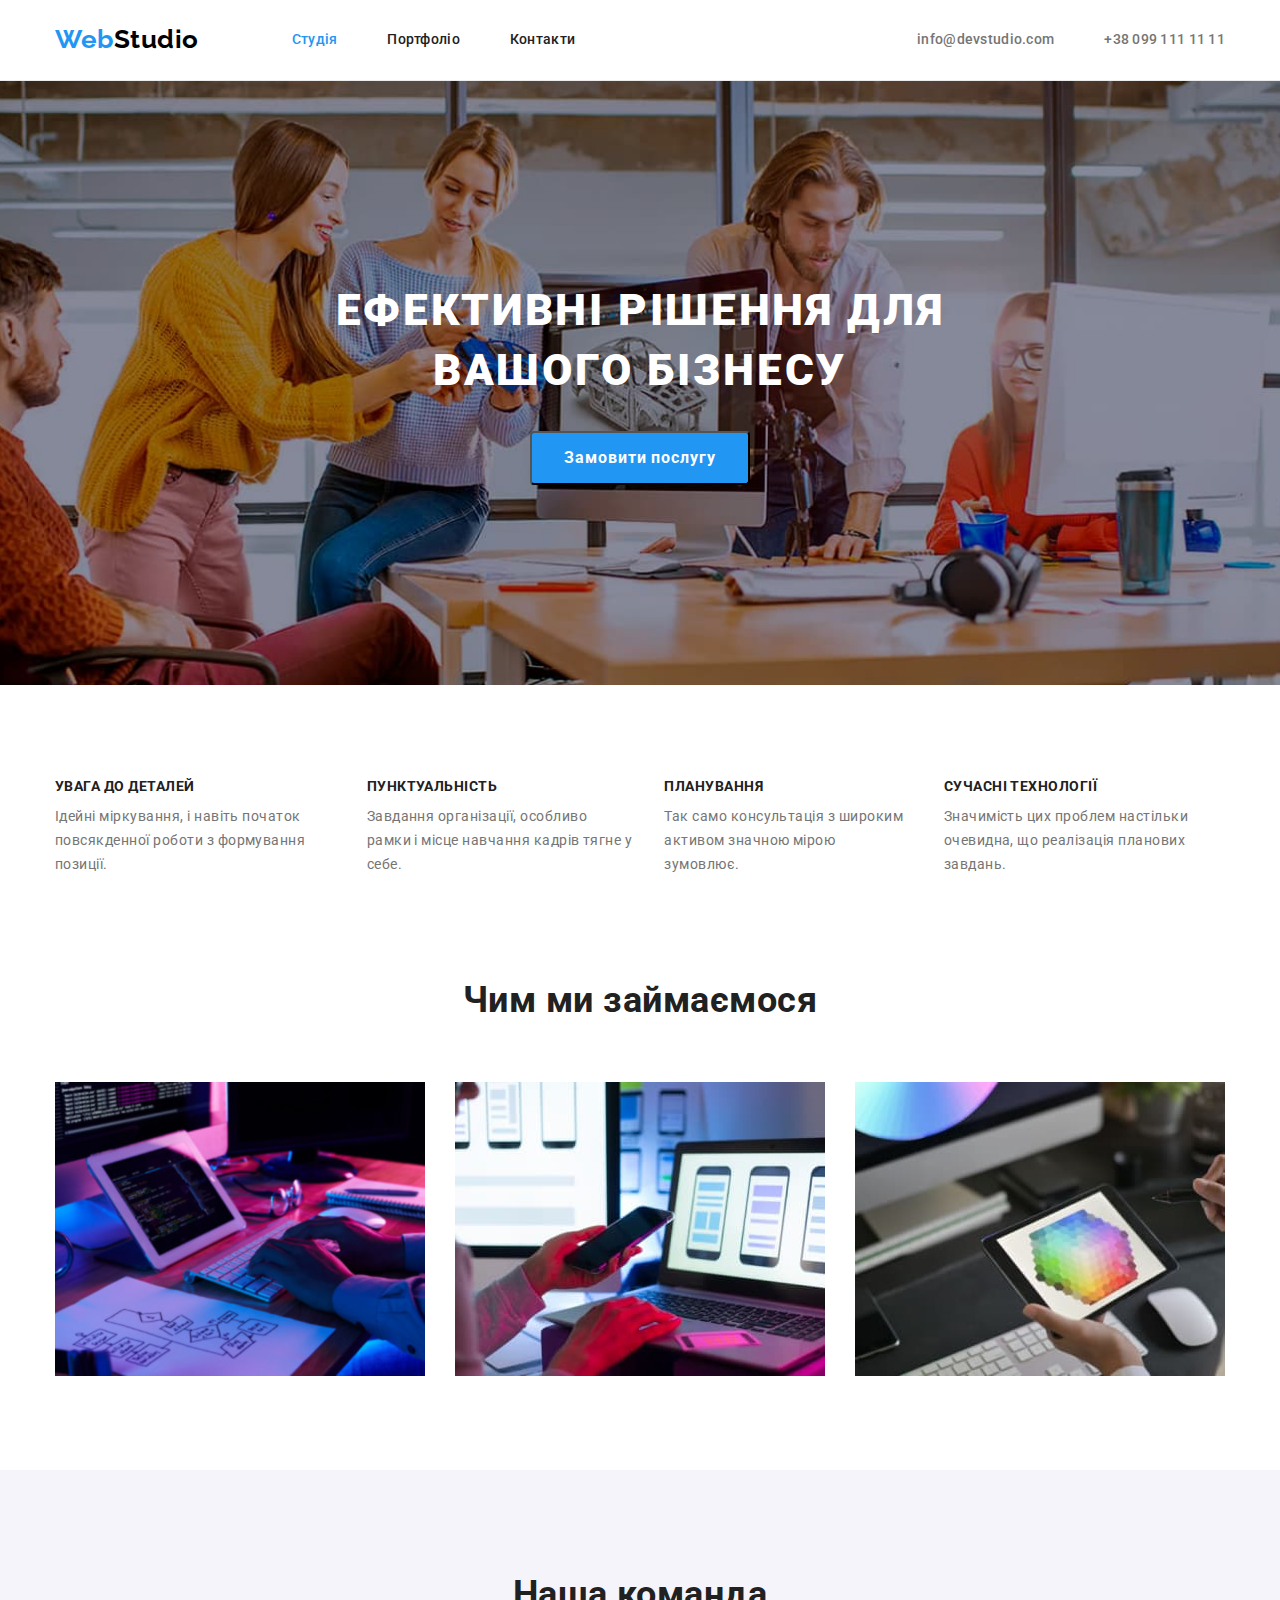
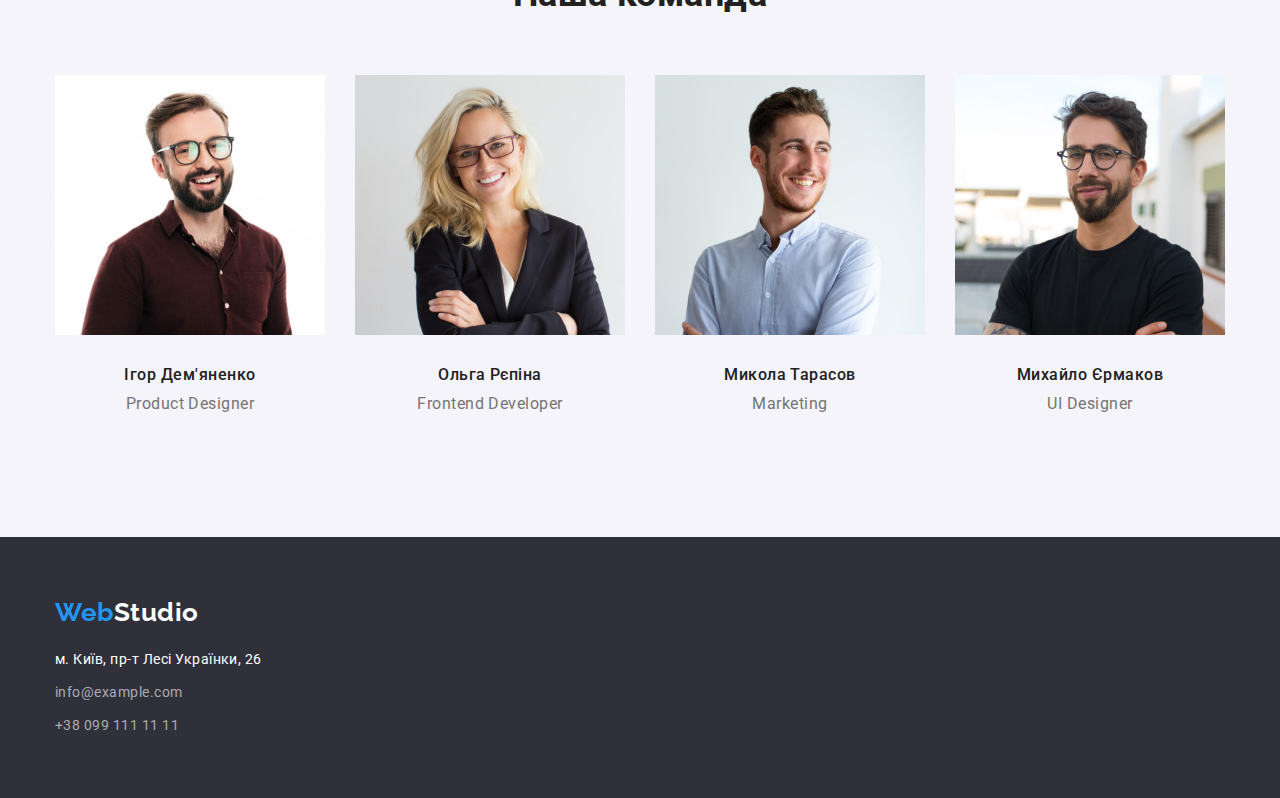
<file: index.html>
<!DOCTYPE html>
<html lang="ru">

<head>
	<meta charset="UTF-8" />
	<meta
		http-equiv="X-UA-Compatible"
		content="IE=edge"
	/>
	<meta
		name="viewport"
		content="width=device-width, initial-scale=1.0"
	/>
	<title>WebStudio</title>
	<link
		rel="preconnect"
		href="https://fonts.googleapis.com"
	/>
	<link
		rel="preconnect"
		href="https://fonts.gstatic.com"
		crossorigin
	/>
	<link
		href="https://fonts.googleapis.com/css2?family=Raleway:wght@700&family=Roboto:wght@400;500;700;900&display=swap"
		rel="stylesheet"
	/>
	<link rel="stylesheet" href="https://cdnjs.cloudflare.com/ajax/libs/modern-normalize/1.1.0/modern-normalize.min.css">
	<link
		rel="stylesheet"
		href="./css/styles.css"
	/>
</head>

<body>
	<!--Шапка сайта-->
	<header class="header">
		<div class="container header-container">
			<nav class="header-nav">
				<a
					href="./index.html"
					lang="en"
					class="header-logo logo link"
				>Web<span class="header-logo-accent">Studio</span></a>
				<ul class="header-nav-list list">
					<li class="header-nav-item">
						<a
							href="./index.html"
							class="header-nav-link link current"
						>Студія</a>
					</li>
					<li class="header-nav-item">
						<a
							href="./portfolio.html"
							class="header-nav-link link"
						>Портфоліо</a>
					</li>
					<li class="header-nav-item">
						<a
							href="#"
							class="header-nav-link link"
						>Контакти</a>
					</li>
				</ul>
			</nav>
			<ul class="header-contacts-list list">
				<li class="header-contacts-item">
					<a
						href="mailto:info@devstudio.com"
						class="header-contacts-link link"
					>info@devstudio.com</a>
				</li>
				<li class="header-contacts-item">
					<a
						href="tel:+380991111111"
						class="header-contacts-link link"
					>+38 099 111 11 11</a>
				</li>
			</ul>
		</div>
	</header>
	<main>
		<!--Hero-->
		<section class="hero">
			<div class="container">
				<h1 class="hero-title">Ефективні рішення для вашого бізнесу</h1>
				<button
					type="button"
					class="hero-btn"
				>Замовити послугу</button>
			</div>
		</section>

		<!--Benefits-->
		<section class="benefit section">
			<div class="container">
				<h2 class="visually-hidden">Переваги</h2>
				<ul class="benefit-list list">
					<li class="benefit-item">
						<h3 class="benefit-sub-title">Увага до деталей</h3>
						<p class="benefit-descr">Ідейні міркування, і навіть початок повсякденної роботи з формування позиції.</p>
					</li>
					<li class="benefit-item">
						<h3 class="benefit-sub-title">Пунктуальність</h3>
						<p class="benefit-descr">Завдання організації, особливо рамки і місце навчання кадрів тягне у себе.</p>
					</li>
					<li class="benefit-item">
						<h3 class="benefit-sub-title">Планування</h3>
						<p class="benefit-descr">Так само консультація з широким активом значною мірою зумовлює.</p>
					</li>
					<li class="benefit-item">
						<h3 class="benefit-sub-title">Сучасні технології</h3>
						<p class="benefit-descr">Значимість цих проблем настільки очевидна, що реалізація планових завдань.</p>
					</li>
				</ul>
			</div>
		</section>

		<!--Actions-->
		<section class="action section">
			<div class="container">
				<h2 class="action-title title">Чим ми займаємося</h2>
				<ul class="action-list list">
					<li class="action-item">
						<img
							src="./images/action1.jpg"
							alt="Процесс створення додатку"
							width="370"
							height="294"
							class="action-img"
						/>
					</li>
					<li class="action-item">
						<img
							src="./images/action2.jpg"
							alt="Процесс створення додатку"
							width="370"
							height="294"
							class="action-img"
						/>
					</li>
					<li class="action-item">
						<img
							src="./images/action3.jpg"
							alt="Процесс розробки дизайну"
							width="370"
							height="294"
							class="action-img"
						/>
					</li>
				</ul>
			</div>
		</section>

		<!--Команда-->
		<section class="team section">
			<div class="container">
				<h2 class="team-title title">Наша команда</h2>
				<ul class="team-list list">
					<li class="team-item">
						<img
							src="./images/mentor1.jpg"
							alt="Игорь Демьяненко"
							width="270"
							height="260"
							class="team-img"
						/>
						<div class="team-text">
							<h3 class="team-sub-title">Ігор Дем'яненко</h3>
							<p
								lang="en"
								class="team-descr"
							>Product Designer</p>
						</div>
					</li>
					<li class="team-item">
						<img
							src="./images/mentor2.jpg"
							alt="Ольга Репина"
							width="270"
							height="260"
							class="team-img"
						/>
						<div class="team-text">
							<h3 class="team-sub-title">Ольга Рєпіна</h3>
							<p
								lang="en"
								class="team-descr"
							>Frontend Developer</p>
						</div>
					</li>
					<li class="team-item">
						<img
							src="./images/mentor3.jpg"
							alt="Николай Тарасов"
							width="270"
							height="260"
							class="team-img"
						/>
						<div class="team-text">
							<h3 class="team-sub-title">Микола Тарасов</h3>
							<p
								lang="en"
								class="team-descr"
							>Marketing</p>
						</div>
					</li>
					<li class="team-item">
						<img
							src="./images/mentor4.jpg"
							alt="Михаил Ермаков"
							width="270"
							height="260"
							class="team-img"
						/>
						<div class="team-text">
							<h3 class="team-sub-title">Михайло Єрмаков</h3>
							<p
								lang="en"
								class="team-descr"
							>UI Designer</p>
						</div>
					</li>
				</ul>
			</div>
		</section>
	</main>

	<footer class="footer">
		<div class="container">
			<a
				href="./index.html"
				lang="en"
				class="footer-logo logo link"
			>Web<span class="footer-logo-accent">Studio</span></a>
			<address class="address">
				<p class="footer-text">м. Київ, пр-т Лесі Українки, 26</p>
				<ul class="footer-list list">
					<li class="footer-item">
						<a
							href="mailto:info@example.com"
							class="footer-link link"
						>info@example.com</a>
					</li>
					<li class="footer-item">
						<a
							href="tel:+380991111111"
							class="footer-link link"
						> +38 099 111 11 11 </a>
					</li>
				</ul>
			</address>
		</div>
	</footer>
</body>

</html>
</file>
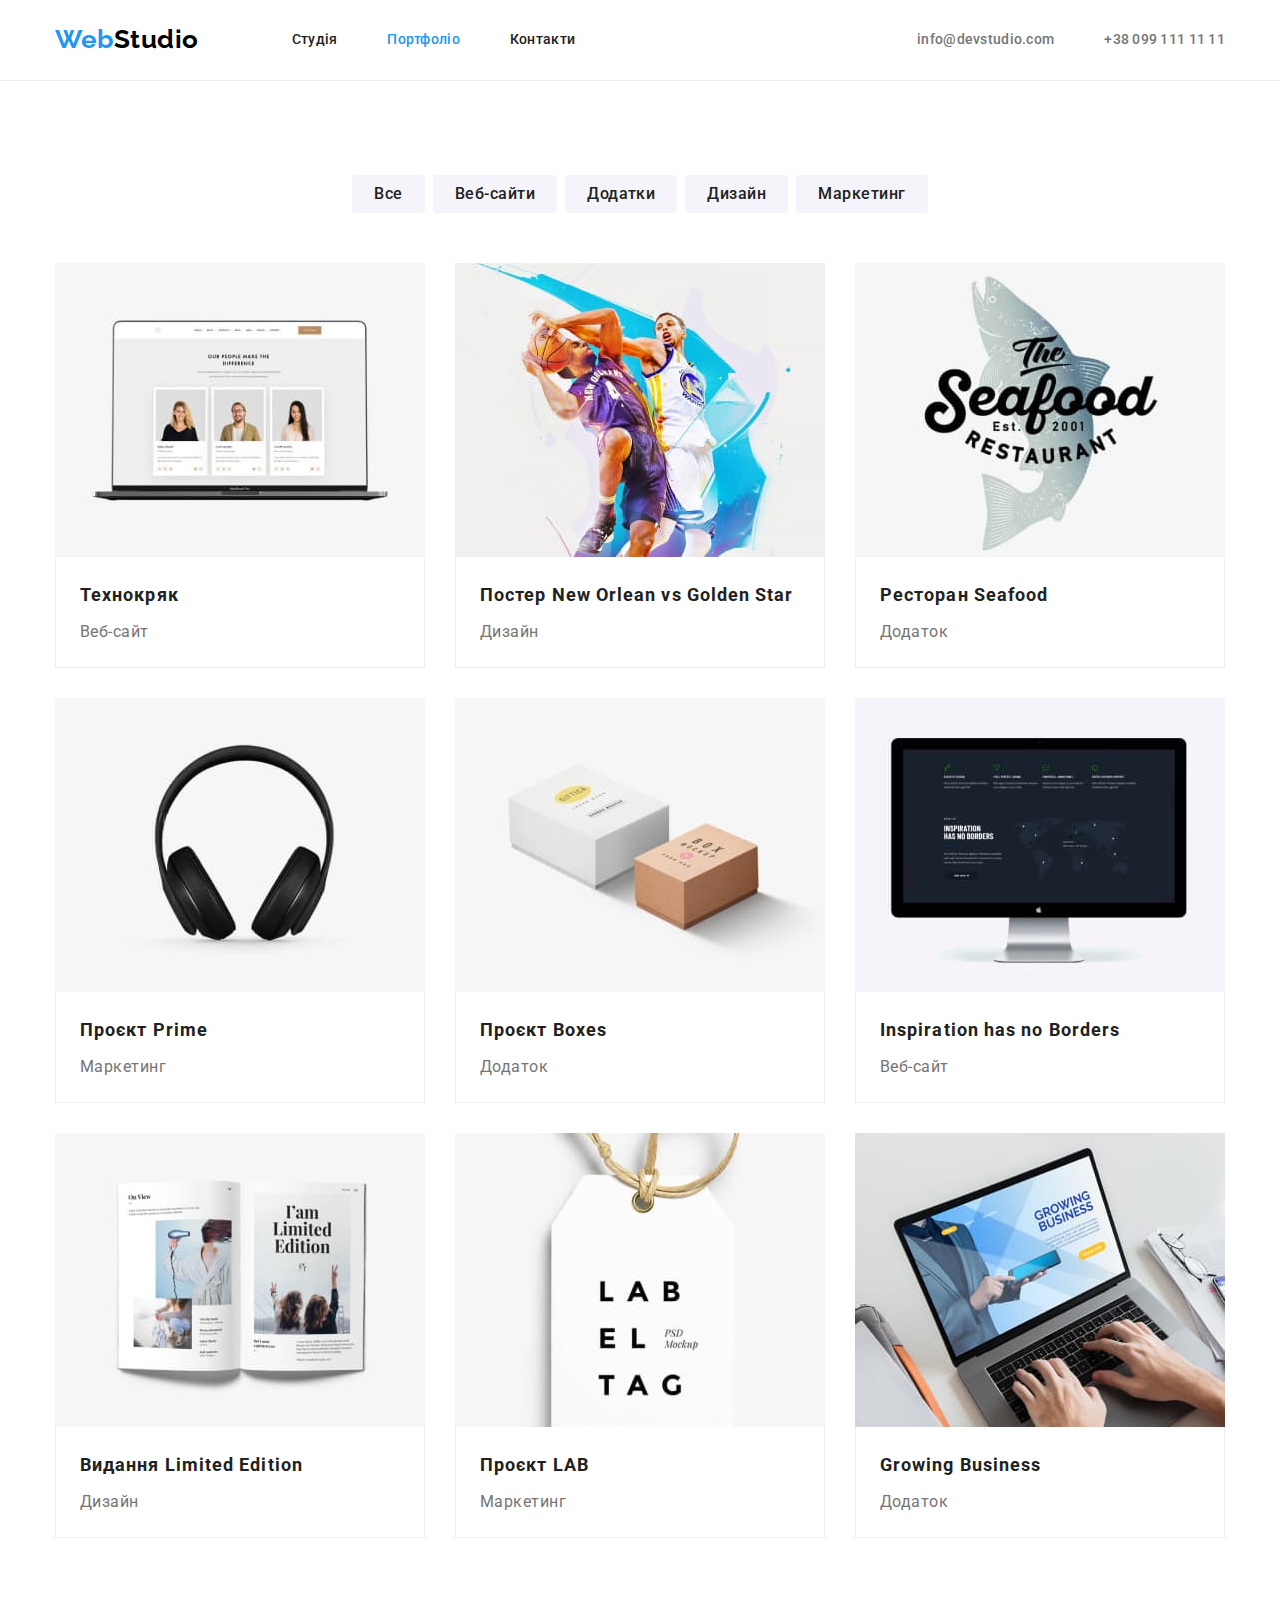
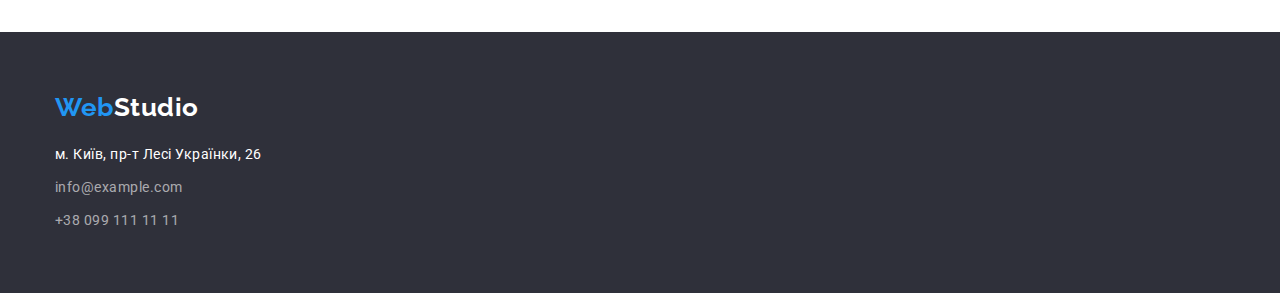
<file: portfolio.html>
<!DOCTYPE html>
<html lang="uk">

<head>
	<meta charset="UTF-8" />
	<meta
		http-equiv="X-UA-Compatible"
		content="IE=edge"
	/>
	<meta
		name="viewport"
		content="width=device-width, initial-scale=1.0"
	/>
	<title>Portfolio</title>
	<link
		rel="preconnect"
		href="https://fonts.googleapis.com"
	/>
	<link
		rel="preconnect"
		href="https://fonts.gstatic.com"
		crossorigin
	/>
	<link
		href="https://fonts.googleapis.com/css2?family=Raleway:wght@700&family=Roboto:wght@400;500;700;900&display=swap"
		rel="stylesheet"
	/>
		<link rel="stylesheet" href="https://cdnjs.cloudflare.com/ajax/libs/modern-normalize/1.1.0/modern-normalize.min.css">
	<link
		rel="stylesheet"
		href="./css/styles.css"
	/>
</head>

<body>
	<!--Шапка сайта-->
	<header class="header">
		<div class="container header-container">
			<nav class="header-nav">
				<a
					href="./index.html"
					lang="en"
					class="header-logo logo link"
				>Web<span class="header-logo-accent">Studio</span></a>
				<ul class="header-nav-list list">
					<li class="header-nav-item">
						<a
							href="./index.html"
							class="header-nav-link link"
						>Студія</a>
					</li>
					<li class="header-nav-item">
						<a
							href="./portfolio.html"
							class="header-nav-link link current"
						>Портфоліо</a>
					</li>
					<li class="header-nav-item">
						<a
							href="#"
							class="header-nav-link link"
						>Контакти</a>
					</li>
				</ul>
			</nav>
			<ul class="header-contacts-list list">
				<li class="header-contacts-item">
					<a
						href="mailto:info@devstudio.com"
						class="header-contacts-link link"
					>info@devstudio.com</a>
				</li>
				<li class="header-contacts-item">
					<a
						href="tel:+380991111111"
						class="header-contacts-link link"
					>+38 099 111 11 11</a>
				</li>
			</ul>
		</div>
	</header>
	<main>
		<!-- Specifications -->
		<section class="portfolio section">
			<div class="container">
				<h1 class="visually-hidden">Портфоліо</h1>
				<ul class="portfolio-button-list list">
					<li><button
							type="button"
							class="portfolio-btn current-bnt"
						>Все</button></li>
					<li><button
							type="button"
							class="portfolio-btn"
						>Веб-сайти</button></li>
					<li><button
							type="button"
							class="portfolio-btn"
						>Додатки</button></li>
					<li><button
							type="button"
							class="portfolio-btn"
						>Дизайн</button></li>
					<li><button
							type="button"
							class="portfolio-btn"
						>Маркетинг</button></li>
				</ul>
				
				<ul class="portfolio-list list">
					<li class="portfolio-item">
						<a href="" class=" portfolio-link link">
							<img
							src="./images/specification1.jpg"
							alt="Ноутбук"
							width="370"
							height="294"
							class="portfolio-img"
						/>
						<div class="portfolio-text">
							<h2 class="portfolio-sub-title">Технокряк</h2>
							<p class="portfolio-descr">Веб-сайт</p>
						</div>
					</a>
					</li>
					<li class="portfolio-item">
						<a href="" class=" portfolio-link link">
							<img
							src="./images/specification2.jpg"
							alt="Двоє чоловіків грають у баскетбол"
							width="370"
							height="294"
							class="portfolio-img"
						/>
						<div class="portfolio-text">
							<h2 class="portfolio-sub-title">Постер
							<span lang="en">New Orlean vs Golden Star</span>
						</h2>
						<p class="portfolio-descr">Дизайн</p>
						</div>
						
					</a>
					</li>
					<li class="portfolio-item">
						<a href="" class=" portfolio-link link">
							<img
							src="./images/specification3.jpg"
							alt="Логотип ресторану"
							width="370"
							height="294"
							class="portfolio-img"
						/>
						<div class="portfolio-text">
							<h2 class="portfolio-sub-title">Ресторан
								<span lang="en">Seafood</span>
							</h2>
							<p class="portfolio-descr">Додаток</p>
						</div>
					</a>
					</li>
					<li class="portfolio-item">
						<a href="" class=" portfolio-link link">
							<img
							src="./images/specification4.jpg"
							alt="Навушники"
							width="370"
							height="294"
							class="portfolio-img"
						/>
						<div class="portfolio-text">
							<h2 class="portfolio-sub-title">Проєкт <span lang="en">Prime</span></h2>
							<p class="portfolio-descr">Маркетинг</p>
						</div>
					</a>
					</li>
					<li class="portfolio-item">
						<a href="" class="portfolio-link link">
							<img
							src="./images/specification5.jpg"
							alt="Дві коробки"
							width="370"
							height="294"
							class="portfolio-img"
						/>
						<div class="portfolio-text">
							<h2 class="portfolio-sub-title">Проєкт <span lang="en">Boxes</span>
							</h2>
							<p class="portfolio-descr">Додаток</p>
						</div>
					</a>
					</li>
					<li class="portfolio-item">
						<a href="" class="portfolio-link link">
							<img
							src="./images/specification6.jpg"
							alt="Монітор"
							width="370"
							height="294"
							class="portfolio-img"
						/>
						<div class="portfolio-text">
							<h2
								lang="en"
								class="portfolio-sub-title"
							>Inspiration has no Borders</h2>
							<p class="portfolio-descr">Веб-сайт</p>
						</div>
					</a>
					</li>
					<li class="portfolio-item">
						<a href="" class="portfolio-link link">
							<img
							src="./images/specification7.jpg"
							alt="Книга"
							width="370"
							height="294"
							class="portfolio-img"
						/>
						<div class="portfolio-text">
							<h2 class="portfolio-sub-title">Видання
								<span lang="en">Limited Edition</span>
							</h2>
							<p class="portfolio-descr">Дизайн</p>
						</div>
					</a>
					</li>
					<li class="portfolio-item">
						<a href="" class="portfolio-link link">
							<img
							src="./images/specification8.jpg"
							alt="Ярлик"
							width="370"
							height="294"
							class="portfolio-img"
						/>
						<div class="portfolio-text">
							<h2 class="portfolio-sub-title">Проєкт LAB</h2>
							<p class="portfolio-descr">Маркетинг</p>
						</div>
					</a>
					</li>
					<li class="portfolio-item">
						<a href="" class="portfolio-link link">
							<img
							src="./images/specification9.jpg"
							alt="Друк на ноутбуці"
							width="370"
							height="294"
							class="portfolio-img"
						/>
						<div class="portfolio-text">
							<h2
								lang="en"
								class="portfolio-sub-title"
							>Growing Business</h2>
							<p class="portfolio-descr">Додаток</p>
						</div>
					</a>
					</li>
				</ul>
			</div>
		</section>
	</main>
	<!-- Footer -->
	<footer class="footer">
		<div class="container">
			<a
				href="./index.html"
				lang="en"
				class="footer-logo logo link"
			>Web<span class="footer-logo-accent">Studio</span></a>
			<address class="address">
				<p class="footer-text">м. Київ, пр-т Лесі Українки, 26</p>
				<ul class="footer-list list">
					<li class="footer-item">
						<a
							href="mailto:info@example.com"
							class="footer-link link"
						>info@example.com</a>
					</li>
					<li class="footer-item">
						<a
							href="tel:+380991111111"
							class="footer-link link"
						> +38 099 111 11 11 </a>
					</li>
				</ul>
			</address>
		</div>
	</footer>
</body>

</html>
</file>
<file: css/styles.css>
:root {
	--prymary-text-color: #757575;
	--title-text-color: #212121;
	--accent-color: #2196f3;
  --white-color: #FFFFFF;
  --main-bg-color: #FFFFFF;
  --secondary-bg-color: #2f303a;

}

/*            BODY             */

body {
	font-family: "Roboto", sans-serif;
	color: var(--prymary-text-color);
	background-color: var(--main-bg-color);
	letter-spacing: 0.03em;
}

/*          UTILITIES          */

h1,
h2,
h3,
h4,
h5,
h6,
p {
	margin: 0;
	padding: 0;
}

img {
	display: block;
	max-width: 100%;
	height: auto;
}

.logo {
	color: var(--accent-color);
	font-family: "Raleway", sans-serif;
	font-weight: 700;
	letter-spacing: 0.02em;
	font-size: 26px;
	line-height: 1.2;
	text-decoration: none;
}

.visually-hidden {
  position: absolute;
  white-space: nowrap;
  width: 1px;
  height: 1px;
  overflow: hidden;
  border: 0;
  padding: 0;
  clip: rect(0 0 0 0);
  clip-path: inset(50%);
  margin: -1px;
}	

.link {
	text-decoration: none;
	display: block;
}

.link:hover,
.link:focus {
	color: var(--accent-color);
}


.list {
	list-style: none;
	margin: 0;
	padding: 0;
}


.title {
	font-size: 36px;
	line-height: 1.7;
	text-align: center;
	color: var(--title-text-color);
}

.container {
	margin: 0 auto;
	width: 1200px;
	padding: 0 15px;
}

.section {
	padding: 94px 0;
}

/*          HEADER          */

.header {
	border-bottom: 1px solid #ECECEC;
}

.header-logo {
	margin-right: 93px;
}

.header-logo-accent {
	color: #000000;
}

.header-container {
	display: flex;
	align-items: center;
}

.header-nav {
	display: flex;
	align-items: center;
}

.header-nav-list {
	display: flex;
	column-gap: 50px;
}

.header-nav-link {
	padding: 32px 0;

	font-weight: 500;
	font-size: 14px;
	line-height: 1.14;
	letter-spacing: 0.02em;
	color: var(--title-text-color);
}

.header-contacts-list {
	display: flex;
	margin-left: auto;
	column-gap: 50px;
}

.header-contacts-link {
	padding: 32px 0;

	font-weight: 500;
	font-size: 14px;
	line-height: 1.14;
	letter-spacing: 0.02em;
	color: inherit;
}

.current {
	color: var(--accent-color);
}

/*          HERO          */

.hero {
	padding: 200px 0;

	background-color: var(--secondary-bg-color);
	background-image: url(/images/hero-bgr.jpg);
	background-repeat: no-repeat;
	background-position: 50% 50%;
	background-size: cover;
}

.hero-container {
	padding: 200px 0;
}

.hero-title {
	max-width: 696px;
	margin: 0 auto 30px;

	color: var(--white-color);
	font-weight: 900;
	text-transform: uppercase;
	text-align: center;
	line-height: 1.36;
	letter-spacing: 0.06em;
	font-size: 44px;
}

.hero-btn {
	display: block;
	margin-left: auto;
	margin-right: auto;
	border-radius: 4px;
	padding: 10px 32px;

	font-family: inherit;
	font-weight: 700;
	font-size: 16px;
	line-height: 1.88;
	letter-spacing: 0.06em;
	background: var(--accent-color);
	color: var(--white-color);
}

.hero-btn:hover,
.hero-btn:focus {
	background-color: #188CE8;
}

/*          BENEFIT          */

.benefit {
	padding-bottom: 0;
}


.benefit-list {
	display: flex;
	gap: 30px;
	
}

.benefit-item {
	width: calc((100%-90px)/4);
	
}

.benefit-sub-title {
	margin-bottom: 10px;

	font-size: 14px;
	line-height: 1.14;
	text-transform: uppercase;
	color: var(--title-text-color);
}

.benefit-descr {
	font-size: 14px;
	line-height: 1.71;
}

/*          ACTION          */

.action-title {
	margin-bottom: 50px;
}

.action-list {
	display: flex;
	column-gap: 30px;
	
}

.action-item {
	width: calc((100%-60px)/3);
}

/*          TEAM          */

.team {
	background-color: #F5F4FA;;
}

.team-title {
	margin-bottom: 50px;
}

.team-list {
	display: flex;
	column-gap: 30px;
}

.team-item {
	width: calc((100%-90px)/4);
}

.team-text {
	padding: 30px 0;
}

.team-sub-title {
	margin-bottom: 10px;

	font-weight: 500;
	font-size: 16px;
	line-height: calc(19/16);
	text-align: center;
	color: var(--title-text-color);
}

.team-descr {
	font-size: 16px;
	line-height: calc(19/16);
	text-align: center;
}

/*          PORTFOLIO          */

.portfolio-button-list {
	display: flex;
	column-gap: 8px;
	justify-content: center;
	margin-bottom: 50px;
}

.portfolio-btn {
	border-radius: 4px;
	border: transparent;
	padding: 6px 22px;

	font-family: inherit;
	font-weight: 500;
	font-size: 16px;
	line-height: 1.63;
	letter-spacing: inherit;
  color: var(--title-text-color);
  background-color: #F5F4FA;
}

.portfolio-btn:hover,
.portfolio-btn:focus {
	color: var(--white-color);
	background-color: var(--accent-color);
}

.portfolio-list {
	display: flex;
	flex-wrap: wrap;
	gap: 30px;
}

/* .portfolio-item {
	flex-basis: calc((100%-60px)/3);
} */

.portfolio-text {
	padding: 20px 24px;
	border: 1px solid #EEEEEE;
	border-top: transparent;
	max-width: 370px;
}

.portfolio-sub-title {
	margin-bottom: 4px;

	font-size: 18px;
	line-height: 2;
	letter-spacing: 0.06em;
	color: var(--title-text-color);
}

.portfolio-descr {
	color: var(--prymary-text-color);
	font-size: 16px;
	line-height: calc(30/16);
}

/*          FOOTER          */

.footer {
	padding: 60px 0;

	background: var(--secondary-bg-color);
}

.footer-logo {
	margin-bottom: 20px;
}

.footer-logo-accent {
	color: var(--white-color);
}

.address {
	font-style: normal;
}

.footer-text {
	margin-bottom: 9px;

	font-size: 14px;
	line-height: 1.71;
	color: var(--white-color);
}

.footer-item + .footer-item {
	margin-top: 9px;
}

.footer-link {
	font-size: 14px;
	line-height: 1.71;
	font-family: inherit;
	font-weight: inherit;
	color: rgba(255, 255, 255, 0.6);
}
</file>
